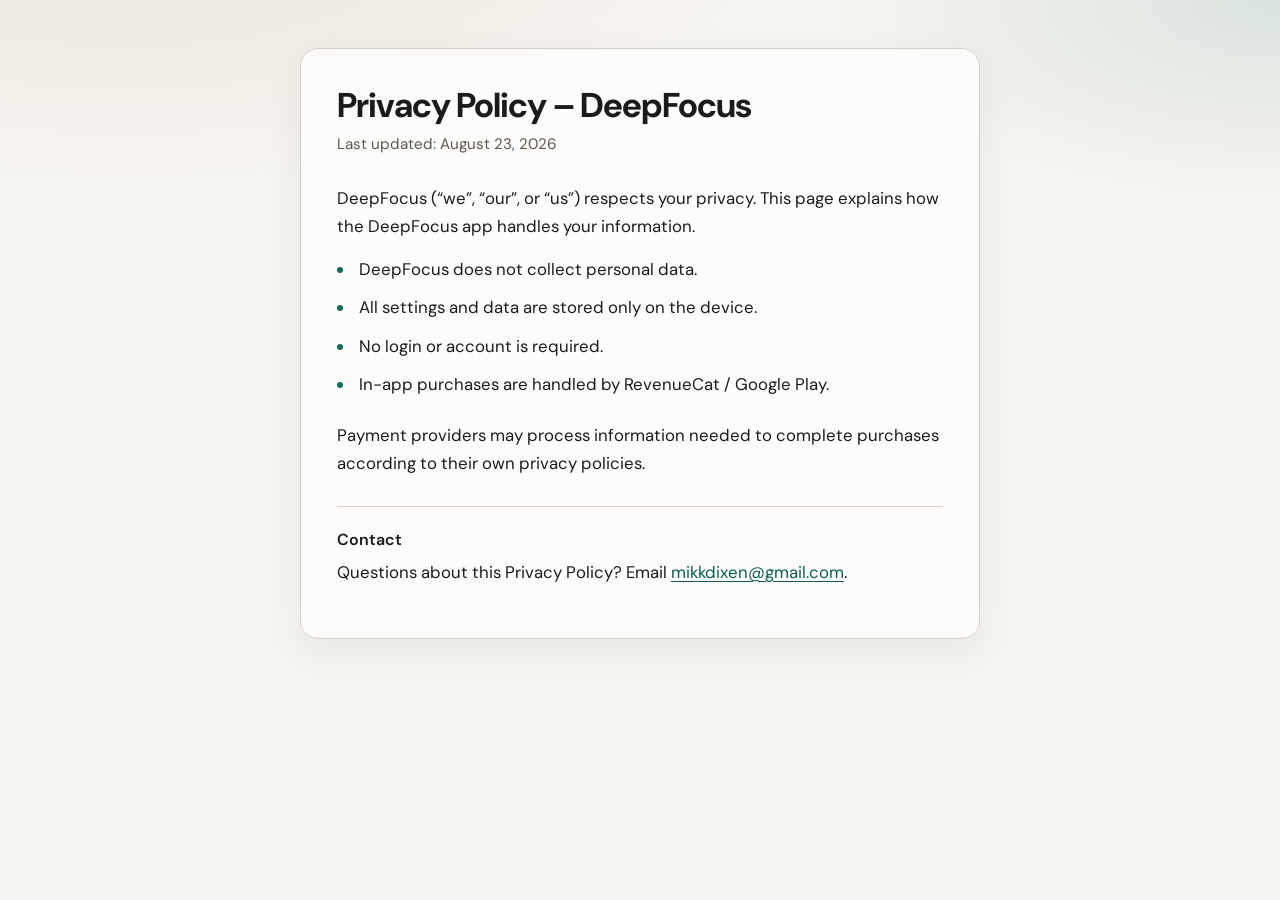
<file: index.html>
<!DOCTYPE html>
<html lang="en">
<head>
  <meta charset="utf-8">
  <meta name="viewport" content="width=device-width, initial-scale=1">
  <title>Privacy Policy – DeepFocus</title>
  <meta name="description" content="Privacy Policy for the DeepFocus focus timer app.">
  <link rel="preconnect" href="https://fonts.googleapis.com">
  <link rel="preconnect" href="https://fonts.gstatic.com" crossorigin>
  <link href="https://fonts.googleapis.com/css2?family=DM+Sans:ital,opsz,wght@0,9..40,400;0,9..40,500;0,9..40,600;0,9..40,700;1,9..40,400&display=swap" rel="stylesheet">
  <style>
    :root {
      color-scheme: light dark;
      --bg: #f6f4f0;
      --bg-accent: #ebe6dc;
      --text: #1c1b19;
      --muted: #5c5852;
      --border: #d4cfc5;
      --accent: #0f6b5c;
      --link: #0b5c4f;
      --card: rgba(255, 255, 255, 0.72);
      --shadow: 0 12px 40px rgba(28, 27, 25, 0.06);
    }

    @media (prefers-color-scheme: dark) {
      :root {
        --bg: #121411;
        --bg-accent: #1a1d19;
        --text: #f2efe8;
        --muted: #a8a49b;
        --border: #2e322d;
        --accent: #5dcfb8;
        --link: #7ad9c4;
        --card: rgba(26, 29, 25, 0.85);
        --shadow: 0 12px 40px rgba(0, 0, 0, 0.35);
      }
    }

    * {
      box-sizing: border-box;
    }

    body {
      margin: 0;
      min-height: 100vh;
      font-family: "DM Sans", sans-serif;
      font-optical-sizing: auto;
      color: var(--text);
      background:
        radial-gradient(1200px 500px at 10% -10%, var(--bg-accent), transparent 55%),
        radial-gradient(900px 400px at 100% 0%, color-mix(in srgb, var(--accent) 12%, transparent), transparent 50%),
        var(--bg);
      line-height: 1.65;
      -webkit-font-smoothing: antialiased;
    }

    main {
      width: min(680px, calc(100% - 2rem));
      margin: 0 auto;
      padding: 3rem 0 4.5rem;
    }

    .panel {
      background: var(--card);
      border: 1px solid var(--border);
      border-radius: 18px;
      padding: clamp(1.5rem, 4vw, 2.25rem);
      box-shadow: var(--shadow);
      backdrop-filter: blur(10px);
    }

    h1 {
      margin: 0 0 0.35rem;
      font-size: clamp(1.75rem, 5vw, 2.15rem);
      font-weight: 700;
      letter-spacing: -0.03em;
      line-height: 1.2;
    }

    .updated {
      margin: 0 0 1.75rem;
      color: var(--muted);
      font-size: 0.95rem;
    }

    p {
      margin: 0 0 1rem;
      font-size: 1.05rem;
      color: var(--text);
    }

    ul {
      margin: 0 0 1.5rem;
      padding-left: 1.15rem;
    }

    li {
      margin: 0.65rem 0;
      padding-left: 0.25rem;
      font-size: 1.05rem;
    }

    li::marker {
      color: var(--accent);
    }

    .contact {
      margin-top: 1.75rem;
      padding-top: 1.25rem;
      border-top: 1px solid var(--border);
    }

    .contact strong {
      display: block;
      margin-bottom: 0.35rem;
      font-weight: 600;
    }

    a {
      color: var(--link);
      text-decoration-thickness: 1px;
      text-underline-offset: 0.18em;
    }

    a:hover {
      text-decoration-thickness: 2px;
    }

    @media (max-width: 480px) {
      main {
        padding-top: 1.75rem;
        padding-bottom: 3rem;
      }

      .panel {
        border-radius: 14px;
      }

      li,
      p {
        font-size: 1rem;
      }
    }
  </style>
</head>
<body>
  <main>
    <article class="panel">
      <h1>Privacy Policy – DeepFocus</h1>
      <p class="updated">Last updated: August 23, 2026</p>

      <p>
        DeepFocus (“we”, “our”, or “us”) respects your privacy.
        This page explains how the DeepFocus app handles your information.
      </p>

      <ul>
        <li>DeepFocus does not collect personal data.</li>
        <li>All settings and data are stored only on the device.</li>
        <li>No login or account is required.</li>
        <li>In-app purchases are handled by RevenueCat / Google Play.</li>
      </ul>

      <p>
        Payment providers may process information needed to complete purchases
        according to their own privacy policies.
      </p>

      <div class="contact">
        <strong>Contact</strong>
        <p>
          Questions about this Privacy Policy?
          Email <a href="mailto:mikkdixen@gmail.com">mikkdixen@gmail.com</a>.
        </p>
      </div>
    </article>
  </main>
</body>
</html>
</file>
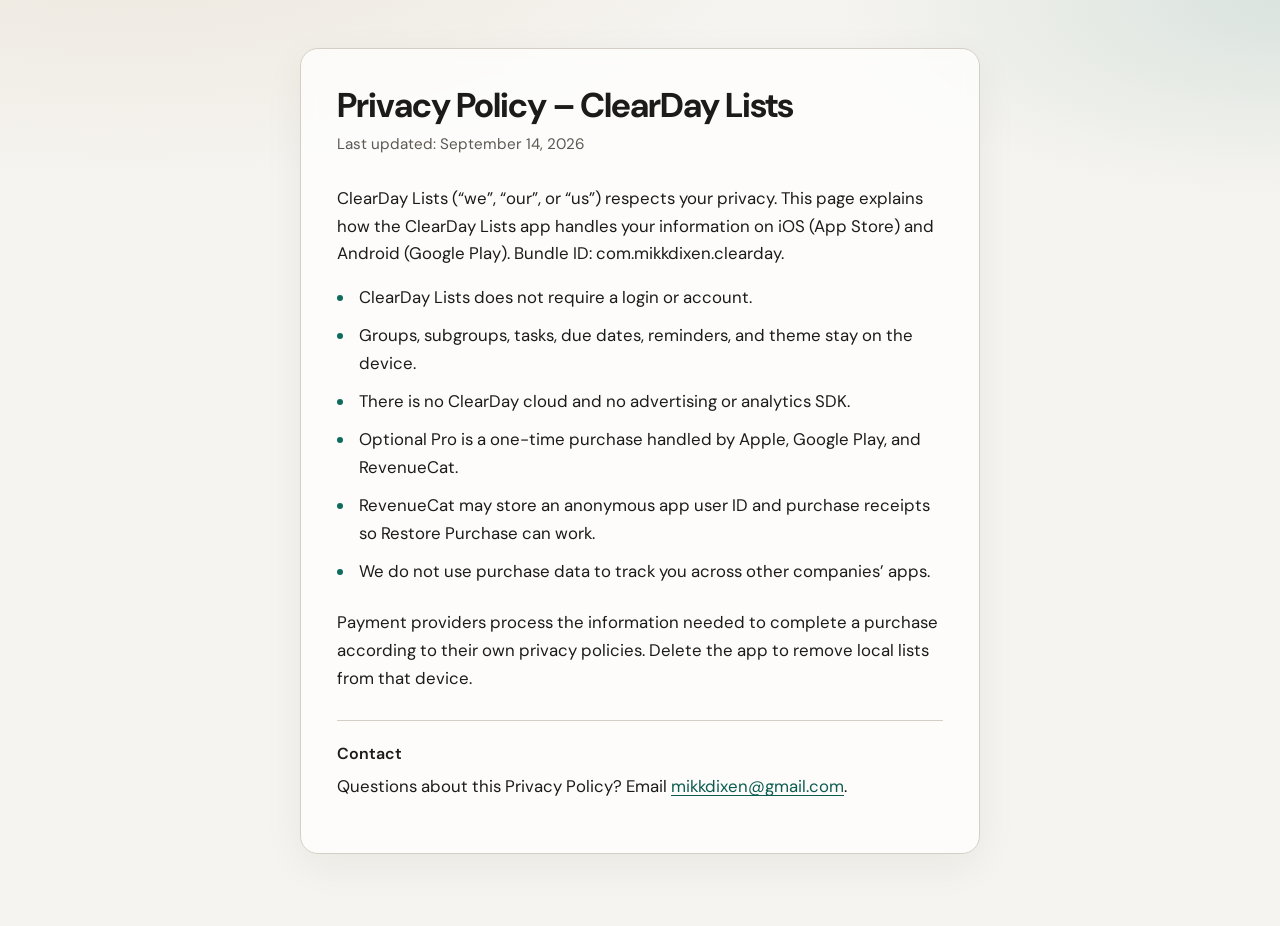
<file: privacy-policy-clearday.html>
<!DOCTYPE html>
<html lang="en">
<head>
  <meta charset="utf-8">
  <meta name="viewport" content="width=device-width, initial-scale=1">
  <title>Privacy Policy – ClearDay Lists</title>
  <meta name="description" content="Privacy Policy for the ClearDay Lists tasks and home chores app.">
  <link rel="preconnect" href="https://fonts.googleapis.com">
  <link rel="preconnect" href="https://fonts.gstatic.com" crossorigin>
  <link href="https://fonts.googleapis.com/css2?family=DM+Sans:ital,opsz,wght@0,9..40,400;0,9..40,500;0,9..40,600;0,9..40,700;1,9..40,400&display=swap" rel="stylesheet">
  <style>
    :root {
      color-scheme: light dark;
      --bg: #f6f4f0;
      --bg-accent: #ebe6dc;
      --text: #1c1b19;
      --muted: #5c5852;
      --border: #d4cfc5;
      --accent: #0f6b5c;
      --link: #0b5c4f;
      --card: rgba(255, 255, 255, 0.72);
      --shadow: 0 12px 40px rgba(28, 27, 25, 0.06);
    }

    @media (prefers-color-scheme: dark) {
      :root {
        --bg: #121411;
        --bg-accent: #1a1d19;
        --text: #f2efe8;
        --muted: #a8a49b;
        --border: #2e322d;
        --accent: #5dcfb8;
        --link: #7ad9c4;
        --card: rgba(26, 29, 25, 0.85);
        --shadow: 0 12px 40px rgba(0, 0, 0, 0.35);
      }
    }

    * { box-sizing: border-box; }

    body {
      margin: 0;
      min-height: 100vh;
      font-family: "DM Sans", sans-serif;
      font-optical-sizing: auto;
      color: var(--text);
      background:
        radial-gradient(1200px 500px at 10% -10%, var(--bg-accent), transparent 55%),
        radial-gradient(900px 400px at 100% 0%, color-mix(in srgb, var(--accent) 12%, transparent), transparent 50%),
        var(--bg);
      line-height: 1.65;
      -webkit-font-smoothing: antialiased;
    }

    main {
      width: min(680px, calc(100% - 2rem));
      margin: 0 auto;
      padding: 3rem 0 4.5rem;
    }

    .panel {
      background: var(--card);
      border: 1px solid var(--border);
      border-radius: 18px;
      padding: clamp(1.5rem, 4vw, 2.25rem);
      box-shadow: var(--shadow);
      backdrop-filter: blur(10px);
    }

    h1 {
      margin: 0 0 0.35rem;
      font-size: clamp(1.75rem, 5vw, 2.15rem);
      font-weight: 700;
      letter-spacing: -0.03em;
      line-height: 1.2;
    }

    .updated {
      margin: 0 0 1.75rem;
      color: var(--muted);
      font-size: 0.95rem;
    }

    p {
      margin: 0 0 1rem;
      font-size: 1.05rem;
      color: var(--text);
    }

    ul {
      margin: 0 0 1.5rem;
      padding-left: 1.15rem;
    }

    li {
      margin: 0.65rem 0;
      padding-left: 0.25rem;
      font-size: 1.05rem;
    }

    li::marker { color: var(--accent); }

    .contact {
      margin-top: 1.75rem;
      padding-top: 1.25rem;
      border-top: 1px solid var(--border);
    }

    .contact strong {
      display: block;
      margin-bottom: 0.35rem;
      font-weight: 600;
    }

    a {
      color: var(--link);
      text-decoration-thickness: 1px;
      text-underline-offset: 0.18em;
    }

    a:hover { text-decoration-thickness: 2px; }
  </style>
</head>
<body>
  <main>
    <article class="panel">
      <h1>Privacy Policy – ClearDay Lists</h1>
      <p class="updated">Last updated: September 14, 2026</p>

      <p>
        ClearDay Lists (“we”, “our”, or “us”) respects your privacy.
        This page explains how the ClearDay Lists app handles your information
        on iOS (App Store) and Android (Google Play).
        Bundle ID: com.mikkdixen.clearday.
      </p>

      <ul>
        <li>ClearDay Lists does not require a login or account.</li>
        <li>Groups, subgroups, tasks, due dates, reminders, and theme stay on the device.</li>
        <li>There is no ClearDay cloud and no advertising or analytics SDK.</li>
        <li>Optional Pro is a one-time purchase handled by Apple, Google Play, and RevenueCat.</li>
        <li>RevenueCat may store an anonymous app user ID and purchase receipts so Restore Purchase can work.</li>
        <li>We do not use purchase data to track you across other companies’ apps.</li>
      </ul>

      <p>
        Payment providers process the information needed to complete a purchase
        according to their own privacy policies.
        Delete the app to remove local lists from that device.
      </p>

      <div class="contact">
        <strong>Contact</strong>
        <p>
          Questions about this Privacy Policy?
          Email <a href="mailto:mikkdixen@gmail.com">mikkdixen@gmail.com</a>.
        </p>
      </div>
    </article>
  </main>
</body>
</html>
</file>
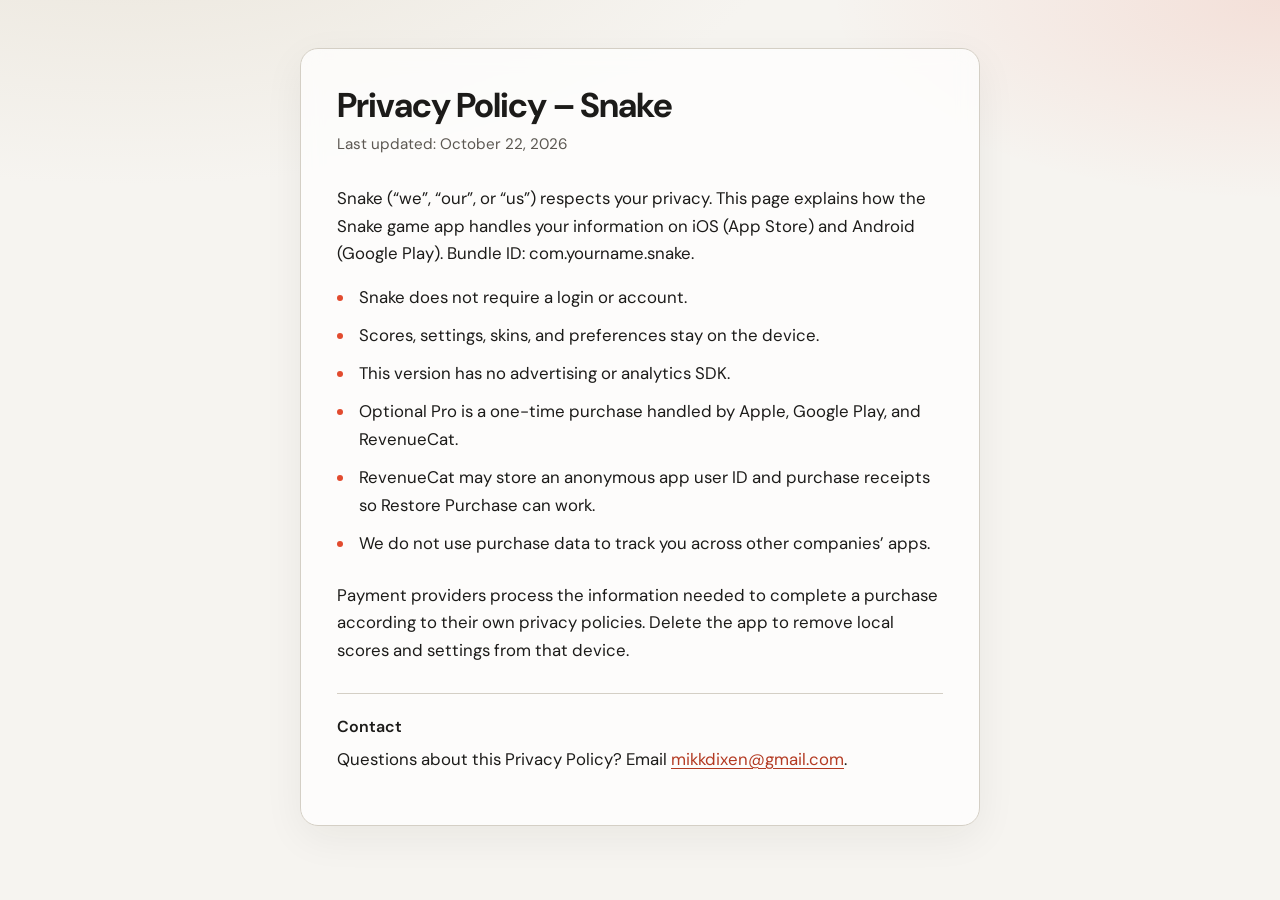
<file: privacy-policy-snake.html>
<!DOCTYPE html>
<html lang="en">
<head>
  <meta charset="utf-8">
  <meta name="viewport" content="width=device-width, initial-scale=1">
  <title>Privacy Policy – Snake</title>
  <meta name="description" content="Privacy Policy for the Snake classic game app.">
  <link rel="preconnect" href="https://fonts.googleapis.com">
  <link rel="preconnect" href="https://fonts.gstatic.com" crossorigin>
  <link href="https://fonts.googleapis.com/css2?family=DM+Sans:ital,opsz,wght@0,9..40,400;0,9..40,500;0,9..40,600;0,9..40,700;1,9..40,400&display=swap" rel="stylesheet">
  <style>
    :root {
      color-scheme: light dark;
      --bg: #f6f4f0;
      --bg-accent: #ebe6dc;
      --text: #1c1b19;
      --muted: #5c5852;
      --border: #d4cfc5;
      --accent: #e24b2e;
      --link: #b33a22;
      --card: rgba(255, 255, 255, 0.72);
      --shadow: 0 12px 40px rgba(28, 27, 25, 0.06);
    }

    @media (prefers-color-scheme: dark) {
      :root {
        --bg: #121411;
        --bg-accent: #1a1d19;
        --text: #f2efe8;
        --muted: #a8a49b;
        --border: #2e322d;
        --accent: #ff6a4a;
        --link: #ff8a70;
        --card: rgba(26, 29, 25, 0.85);
        --shadow: 0 12px 40px rgba(0, 0, 0, 0.35);
      }
    }

    * { box-sizing: border-box; }

    body {
      margin: 0;
      min-height: 100vh;
      font-family: "DM Sans", sans-serif;
      font-optical-sizing: auto;
      color: var(--text);
      background:
        radial-gradient(1200px 500px at 10% -10%, var(--bg-accent), transparent 55%),
        radial-gradient(900px 400px at 100% 0%, color-mix(in srgb, var(--accent) 12%, transparent), transparent 50%),
        var(--bg);
      line-height: 1.65;
      -webkit-font-smoothing: antialiased;
    }

    main {
      width: min(680px, calc(100% - 2rem));
      margin: 0 auto;
      padding: 3rem 0 4.5rem;
    }

    .panel {
      background: var(--card);
      border: 1px solid var(--border);
      border-radius: 18px;
      padding: clamp(1.5rem, 4vw, 2.25rem);
      box-shadow: var(--shadow);
      backdrop-filter: blur(10px);
    }

    h1 {
      margin: 0 0 0.35rem;
      font-size: clamp(1.75rem, 5vw, 2.15rem);
      font-weight: 700;
      letter-spacing: -0.03em;
      line-height: 1.2;
    }

    .updated {
      margin: 0 0 1.75rem;
      color: var(--muted);
      font-size: 0.95rem;
    }

    p {
      margin: 0 0 1rem;
      font-size: 1.05rem;
      color: var(--text);
    }

    ul {
      margin: 0 0 1.5rem;
      padding-left: 1.15rem;
    }

    li {
      margin: 0.65rem 0;
      padding-left: 0.25rem;
      font-size: 1.05rem;
    }

    li::marker { color: var(--accent); }

    .contact {
      margin-top: 1.75rem;
      padding-top: 1.25rem;
      border-top: 1px solid var(--border);
    }

    .contact strong {
      display: block;
      margin-bottom: 0.35rem;
      font-weight: 600;
    }

    a {
      color: var(--link);
      text-decoration-thickness: 1px;
      text-underline-offset: 0.18em;
    }

    a:hover { text-decoration-thickness: 2px; }
  </style>
</head>
<body>
  <main>
    <article class="panel">
      <h1>Privacy Policy – Snake</h1>
      <p class="updated">Last updated: October 22, 2026</p>

      <p>
        Snake (“we”, “our”, or “us”) respects your privacy.
        This page explains how the Snake game app handles your information
        on iOS (App Store) and Android (Google Play).
        Bundle ID: com.yourname.snake.
      </p>

      <ul>
        <li>Snake does not require a login or account.</li>
        <li>Scores, settings, skins, and preferences stay on the device.</li>
        <li>This version has no advertising or analytics SDK.</li>
        <li>Optional Pro is a one-time purchase handled by Apple, Google Play, and RevenueCat.</li>
        <li>RevenueCat may store an anonymous app user ID and purchase receipts so Restore Purchase can work.</li>
        <li>We do not use purchase data to track you across other companies’ apps.</li>
      </ul>

      <p>
        Payment providers process the information needed to complete a purchase
        according to their own privacy policies.
        Delete the app to remove local scores and settings from that device.
      </p>

      <div class="contact">
        <strong>Contact</strong>
        <p>
          Questions about this Privacy Policy?
          Email <a href="mailto:mikkdixen@gmail.com">mikkdixen@gmail.com</a>.
        </p>
      </div>
    </article>
  </main>
</body>
</html>
</file>
